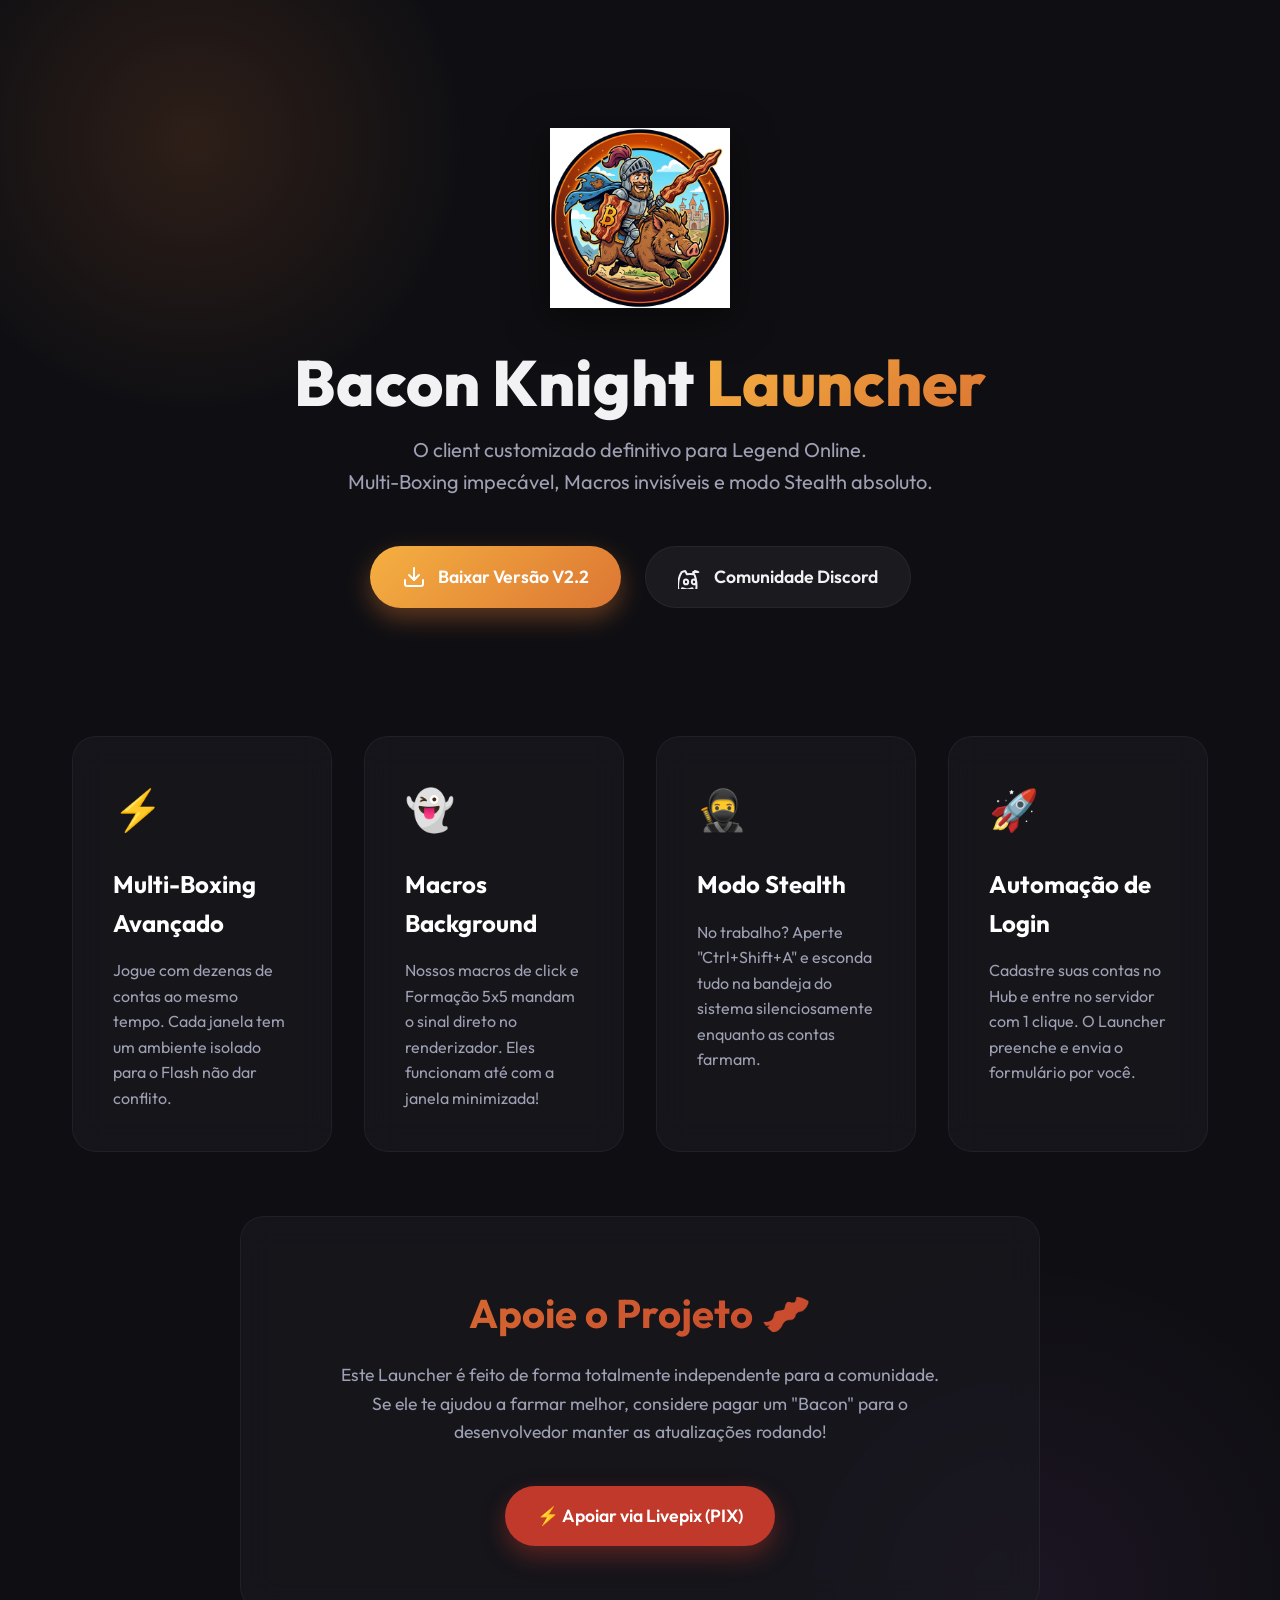
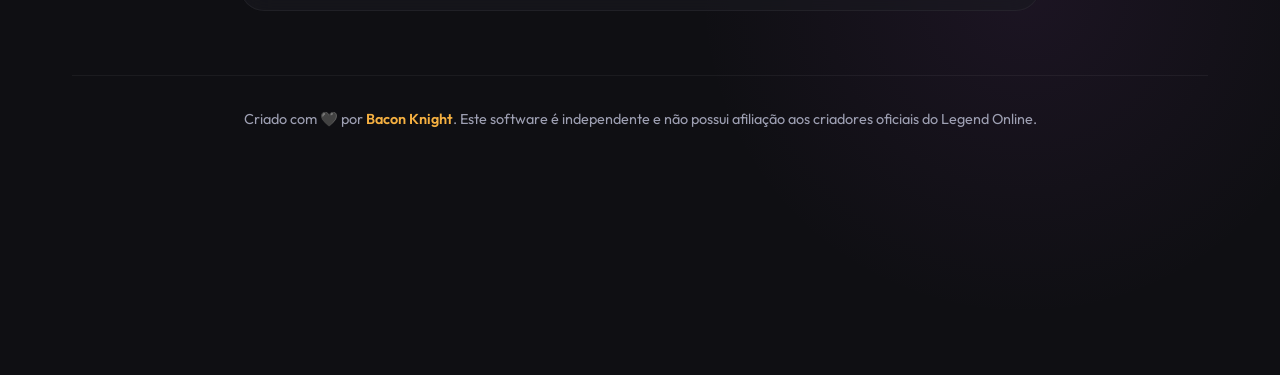
<file: index.html>
<!DOCTYPE html>
<html lang="pt-BR">
<head>
    <meta charset="UTF-8">
    <meta name="viewport" content="width=device-width, initial-scale=1.0">
    <title>Legend Online - Bacon Knight Launcher</title>
    <meta name="description" content="O Launcher definitivo para Legend Online. Foco Extremo em Performance, Multi-Boxing e Macros Background invisíveis.">
    
    <!-- OpenGraph / Facebook / Discord -->
    <meta property="og:type" content="website">
    <meta property="og:title" content="Bacon Knight Launcher - Legend Online">
    <meta property="og:description" content="Multi-Boxing impecável, Macros invisíveis e modo Stealth absoluto para Legend Online.">
    <meta property="og:image" content="assets/logo.png">
    <meta property="og:url" content="https://bacon-knight.github.io/Smart_Laucher_LegendOnline/">
    
    <!-- Twitter Cards -->
    <meta name="twitter:card" content="summary_large_image">
    <meta name="twitter:title" content="Bacon Knight Launcher - Legend Online">
    <meta name="twitter:description" content="Multi-Boxing impecável, Macros invisíveis e modo Stealth absoluto para Legend Online.">
    <meta name="twitter:image" content="assets/logo.png">

    <!-- Google Fonts -->
    <link rel="preconnect" href="https://fonts.googleapis.com">
    <link rel="preconnect" href="https://fonts.gstatic.com" crossorigin>
    <link href="https://fonts.googleapis.com/css2?family=Outfit:wght@300;400;600;800&display=swap" rel="stylesheet">
    
    <!-- CSS -->
    <link rel="stylesheet" href="style.css">
</head>
<body>
    <div class="background-glow" aria-hidden="true"></div>
    <div class="background-glow-secondary" aria-hidden="true"></div>

    <main class="container">
        <!-- Hero Section -->
        <header class="hero">
            <div class="logo-container">
                <img src="assets/logo.png" alt="Bacon Knight Javali Logo" class="logo" width="180" height="180">
            </div>
            <h1 class="title">Bacon Knight <span class="highlight">Launcher</span></h1>
            <p class="subtitle">O client customizado definitivo para Legend Online.<br>Multi-Boxing impecável, Macros invisíveis e modo Stealth absoluto.</p>
            
            <div class="cta-group" role="group" aria-label="Links de Download e Comunidade">
                <a href="https://github.com/Bacon-Knight/Smart_Laucher_LegendOnline/releases/latest" class="btn btn-primary" target="_blank" rel="noopener noreferrer" aria-label="Baixar Versão V2.2 no GitHub">

                    <svg width="24" height="24" viewBox="0 0 24 24" fill="none" stroke="currentColor" stroke-width="2" stroke-linecap="round" stroke-linejoin="round" aria-hidden="true"><path d="M21 15v4a2 2 0 0 1-2 2H5a2 2 0 0 1-2-2v-4"></path><polyline points="7 10 12 15 17 10"></polyline><line x1="12" y1="15" x2="12" y2="3"></line></svg>
                    Baixar Versão V2.2

                </a>
                <a href="https://discord.gg/d54VvTkdU5" class="btn btn-secondary" target="_blank" rel="noopener noreferrer" aria-label="Juntar-se à comunidade Discord">
                    <svg width="24" height="24" viewBox="0 0 24 24" fill="none" stroke="currentColor" stroke-width="2" stroke-linecap="round" stroke-linejoin="round" aria-hidden="true"><path d="M20.31 7.12a14.2 14.2 0 0 0-3.52-1.1.03.03 0 0 0-.04.01 9.92 9.92 0 0 0-1.57 3.23 15.5 15.5 0 0 0-6.36 0 9.77 9.77 0 0 0-1.58-3.23.03.03 0 0 0-.04-.01 14.2 14.2 0 0 0-3.52 1.1.02.02 0 0 0-.01.03C.11 12.87-.27 18.42.18 23.94a.03.03 0 0 0 .02.02 14.36 14.36 0 0 0 4.33 2.18.03.03 0 0 0 .04-.01 10.3 10.3 0 0 0 1.05-1.72.03.03 0 0 0-.01-.04 10.3 10.3 0 0 1-1.64-.78.04.04 0 0 1 0-.06c.11-.08.21-.17.31-.26a.03.03 0 0 1 .03 0c3.23 1.48 6.74 1.48 9.94 0a.03.03 0 0 1 .03 0c.1.09.2.18.3.26a.04.04 0 0 1 0 .06 10.3 10.3 0 0 1-1.64.78.03.03 0 0 0-.02.04 10.23 10.23 0 0 0 1.05 1.72.03.03 0 0 0 .04.01 14.37 14.37 0 0 0 4.34-2.18.03.03 0 0 0 .02-.02c.5-6.27-.2-11.83-3.25-16.79a.02.02 0 0 0-.01-.03zM8.02 19.34c-1.18 0-2.15-1.08-2.15-2.41 0-1.34.95-2.42 2.15-2.42 1.22 0 2.18 1.1 2.15 2.42 0 1.33-.95 2.41-2.15 2.41zm7.96 0c-1.18 0-2.15-1.08-2.15-2.41 0-1.34.95-2.42 2.15-2.42 1.22 0 2.18 1.1 2.15 2.42 0 1.33-.96 2.41-2.15 2.41z"/></svg>
                    Comunidade Discord
                </a>
            </div>
        </header>

        <!-- Features Section -->
        <section class="features" aria-label="Recursos Principais">
            <div class="glass-card">
                <div class="card-icon" aria-hidden="true">⚡</div>
                <h3>Multi-Boxing Avançado</h3>
                <p>Jogue com dezenas de contas ao mesmo tempo. Cada janela tem um ambiente isolado para o Flash não dar conflito.</p>
            </div>
            
            <div class="glass-card">
                <div class="card-icon" aria-hidden="true">👻</div>
                <h3>Macros Background</h3>
                <p>Nossos macros de click e Formação 5x5 mandam o sinal direto no renderizador. Eles funcionam até com a janela minimizada!</p>
            </div>

            <div class="glass-card">
                <div class="card-icon" aria-hidden="true">🥷</div>
                <h3>Modo Stealth</h3>
                <p>No trabalho? Aperte "Ctrl+Shift+A" e esconda tudo na bandeja do sistema silenciosamente enquanto as contas farmam.</p>
            </div>
            
            <div class="glass-card">
                <div class="card-icon" aria-hidden="true">🚀</div>
                <h3>Automação de Login</h3>
                <p>Cadastre suas contas no Hub e entre no servidor com 1 clique. O Launcher preenche e envia o formulário por você.</p>
            </div>
        </section>

        <!-- Support Section -->
        <section class="support" aria-label="Apoio ao Projeto">
            <div class="support-card glass-card">
                <h2>Apoie o Projeto 🥓</h2>
                <p>Este Launcher é feito de forma totalmente independente para a comunidade. Se ele te ajudou a farmar melhor, considere pagar um "Bacon" para o desenvolvedor manter as atualizações rodando!</p>
                <a href="https://livepix.gg/baconknigth" class="btn btn-donate" target="_blank" rel="noopener noreferrer" aria-label="Apoiar o projeto via Livepix (PIX)">
                    ⚡ Apoiar via Livepix (PIX)
                </a>
            </div>
        </section>

        <!-- Footer -->
        <footer>
            <p>Criado com 🖤 por <a href="https://github.com/Bacon-Knight/Smart_Laucher_LegendOnline" target="_blank" rel="noopener noreferrer">Bacon Knight</a>. Este software é independente e não possui afiliação aos criadores oficiais do Legend Online.</p>
        </footer>
    </main>
</body>
</html>
</file>
<file: style.css>
:root {
    /* Color Palette */
    --bg-dark: #0f0f13;
    --card-bg: rgba(25, 25, 32, 0.6);
    --card-border: rgba(255, 255, 255, 0.05);
    
    --text-primary: #f2f2f5;
    --text-secondary: #9ea0b3;
    
    --gold: #f5b041;
    --orange: #dc7633;
    --red: #c0392b;
    --purple: #8e44ad;
    
    --gradient-primary: linear-gradient(135deg, var(--gold) 0%, var(--orange) 100%);
    --gradient-glow: linear-gradient(135deg, var(--orange) 0%, var(--red) 100%);
    
    --font-main: 'Outfit', sans-serif;
}

* {
    margin: 0;
    padding: 0;
    box-sizing: border-box;
}

body {
    background-color: var(--bg-dark);
    color: var(--text-primary);
    font-family: var(--font-main);
    line-height: 1.6;
    overflow-x: hidden;
    position: relative;
}

/* Background Ambient Glow */
.background-glow {
    position: absolute;
    top: -10%;
    left: -10%;
    width: 50vw;
    height: 50vw;
    background: radial-gradient(circle, rgba(220, 118, 51, 0.15) 0%, transparent 60%);
    z-index: -1;
}
.background-glow-secondary {
    position: absolute;
    bottom: -10%;
    right: -10%;
    width: 60vw;
    height: 60vw;
    background: radial-gradient(circle, rgba(142, 68, 173, 0.1) 0%, transparent 60%);
    z-index: -1;
}

.container {
    max-width: 1200px;
    margin: 0 auto;
    padding: 2rem;
    display: flex;
    flex-direction: column;
    align-items: center;
}

/* Hero Section */
.hero {
    text-align: center;
    padding: 6rem 1rem 4rem;
    max-width: 800px;
}

.logo-container {
    margin-bottom: 2rem;
}

.logo {
    width: 180px;
    filter: drop-shadow(0 10px 20px rgba(0,0,0,0.5));
    animation: float 4s ease-in-out infinite;
}

@keyframes float {
    0% { transform: translateY(0px); }
    50% { transform: translateY(-15px); }
    100% { transform: translateY(0px); }
}

.title {
    font-size: 4rem;
    font-weight: 800;
    margin-bottom: 1rem;
    line-height: 1.1;
}

.highlight {
    background: var(--gradient-primary);
    -webkit-background-clip: text;
    -webkit-text-fill-color: transparent;
    display: inline-block;
}

.subtitle {
    font-size: 1.25rem;
    color: var(--text-secondary);
    margin-bottom: 3rem;
}

/* Buttons */
.cta-group {
    display: flex;
    gap: 1.5rem;
    justify-content: center;
    flex-wrap: wrap;
}

.btn {
    display: inline-flex;
    align-items: center;
    gap: 0.75rem;
    padding: 1rem 2rem;
    font-size: 1.1rem;
    font-weight: 600;
    border-radius: 50px;
    text-decoration: none;
    transition: all 0.3s ease;
    cursor: pointer;
}

.btn-primary {
    background: var(--gradient-primary);
    color: #fff;
    box-shadow: 0 10px 25px rgba(220, 118, 51, 0.4);
}

.btn-primary:hover {
    transform: translateY(-3px);
    box-shadow: 0 15px 35px rgba(220, 118, 51, 0.6);
}

.btn-secondary {
    background: rgba(255, 255, 255, 0.05);
    color: var(--text-primary);
    border: 1px solid var(--card-border);
}

.btn-secondary:hover {
    background: rgba(255, 255, 255, 0.1);
    transform: translateY(-3px);
}

/* Glassmorphism Cards */
.features {
    display: grid;
    grid-template-columns: repeat(auto-fit, minmax(250px, 1fr));
    gap: 2rem;
    width: 100%;
    margin: 4rem 0;
}

.glass-card {
    background: var(--card-bg);
    backdrop-filter: blur(16px);
    -webkit-backdrop-filter: blur(16px);
    border: 1px solid var(--card-border);
    border-radius: 24px;
    padding: 2.5rem;
    transition: all 0.4s ease;
    position: relative;
    overflow: hidden;
}

.glass-card::before {
    content: '';
    position: absolute;
    top: 0; left: 0; right: 0; height: 100%;
    background: var(--gradient-glow);
    opacity: 0;
    transition: opacity 0.4s ease;
    z-index: -1;
}

.glass-card:hover {
    transform: translateY(-10px);
    border-color: rgba(245, 176, 65, 0.3);
    box-shadow: 0 20px 40px rgba(0, 0, 0, 0.4);
}

.card-icon {
    font-size: 2.5rem;
    margin-bottom: 1.5rem;
}

.glass-card h3 {
    font-size: 1.5rem;
    margin-bottom: 1rem;
    color: #fff;
}

.glass-card p {
    color: var(--text-secondary);
    font-size: 1rem;
}

/* Support Section */
.support {
    width: 100%;
    margin-bottom: 4rem;
}

.support-card {
    text-align: center;
    max-width: 800px;
    margin: 0 auto;
    padding: 4rem 2rem;
}

.support-card h2 {
    font-size: 2.5rem;
    margin-bottom: 1rem;
    background: var(--gradient-glow);
    -webkit-background-clip: text;
    -webkit-text-fill-color: transparent;
}

.support-card p {
    font-size: 1.1rem;
    color: var(--text-secondary);
    margin-bottom: 2.5rem;
    max-width: 600px;
    margin-inline: auto;
}

.btn-donate {
    background: var(--red);
    color: #fff;
    box-shadow: 0 10px 25px rgba(192, 57, 43, 0.4);
}

.btn-donate:hover {
    background: #e74c3c;
    transform: translateY(-3px);
    box-shadow: 0 15px 35px rgba(192, 57, 43, 0.6);
}

/* Footer */
footer {
    text-align: center;
    padding: 2rem 0;
    color: var(--text-secondary);
    font-size: 0.9rem;
    border-top: 1px solid var(--card-border);
    width: 100%;
}

footer a {
    color: var(--gold);
    text-decoration: none;
    font-weight: 600;
}

footer a:hover {
    text-decoration: underline;
}

/* Accessible Focus Outline */
.btn:focus-visible,
footer a:focus-visible {
    outline: 2px solid var(--gold);
    outline-offset: 4px;
}

@media (prefers-reduced-motion: reduce) {
    .logo,
    .btn,
    .glass-card {
        animation: none !important;
        transition: none !important;
    }
}

/* Responsive */
@media (max-width: 768px) {
    .title {
        font-size: 2.8rem;
    }
    
    .cta-group {
        flex-direction: column;
    }
    
    .btn {
        width: 100%;
        justify-content: center;
    }
}
</file>
